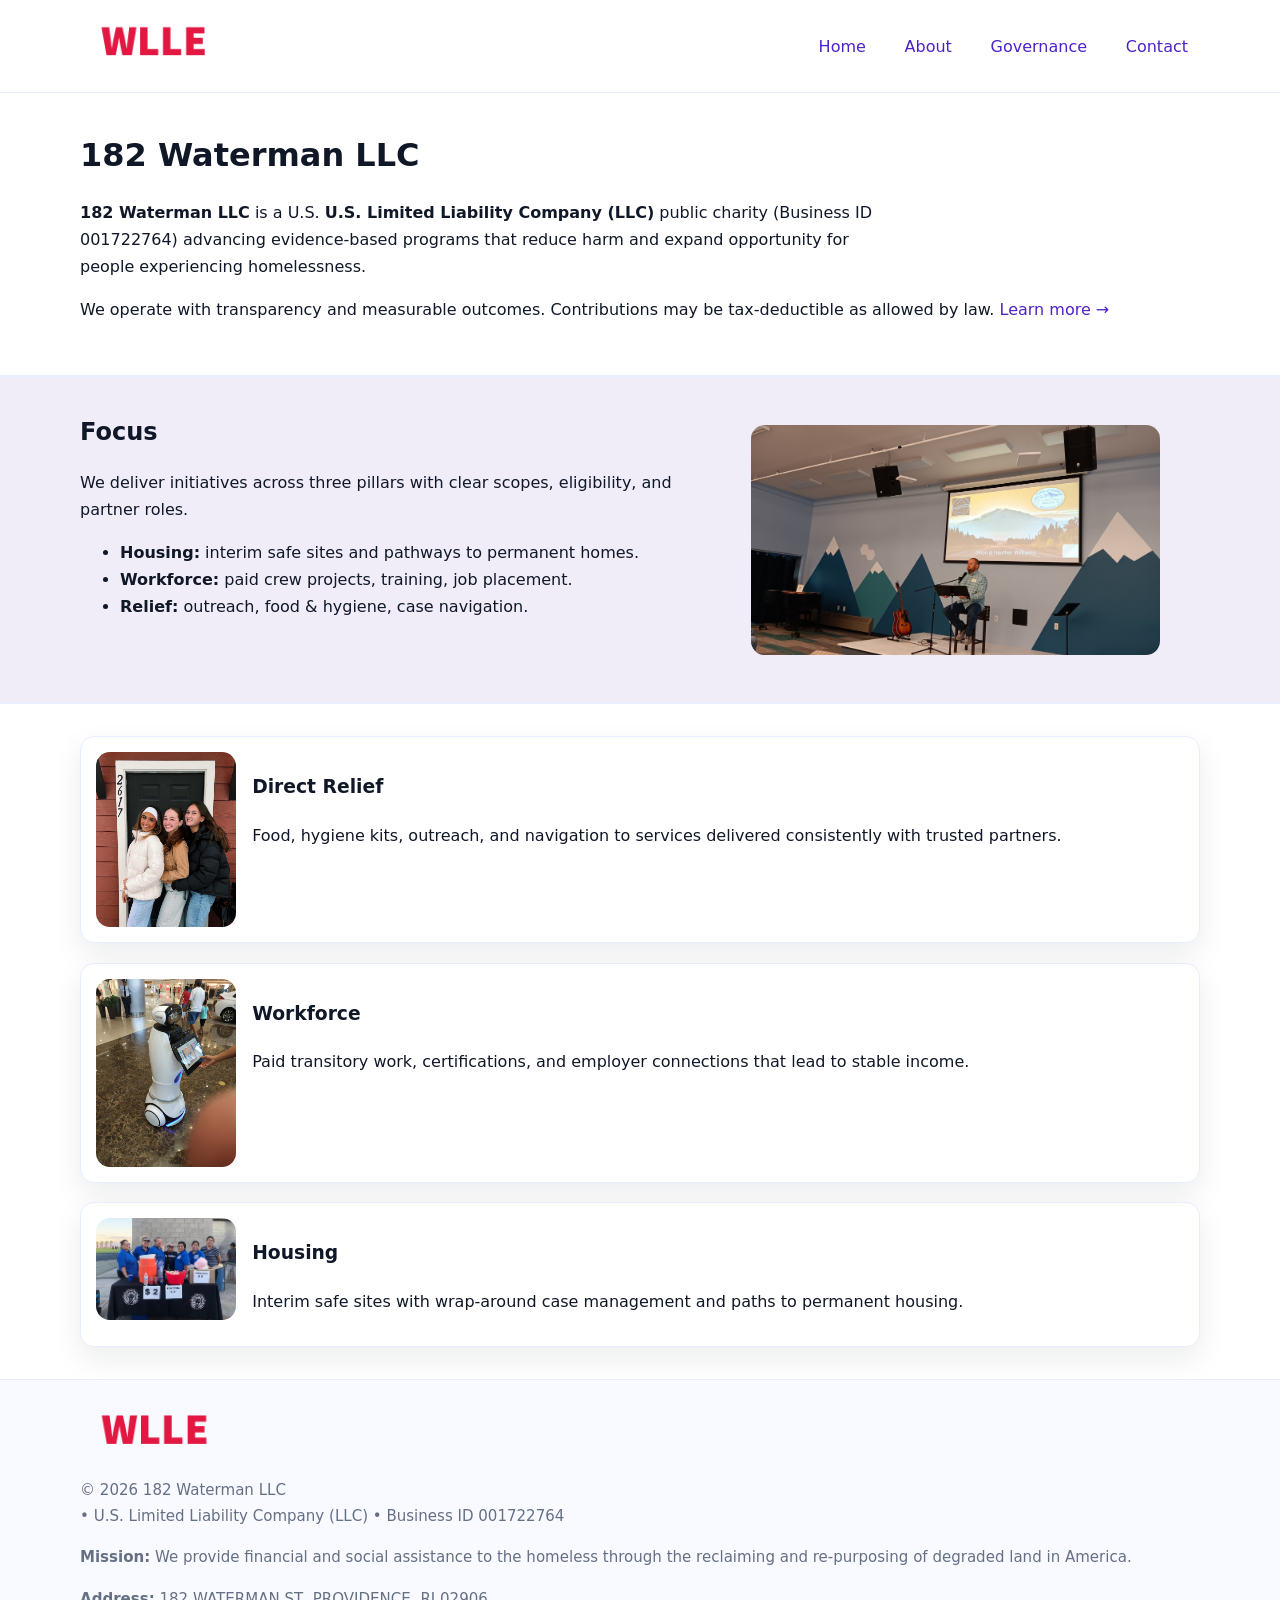
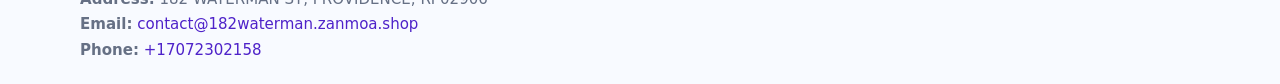
<file: index.html>
<!doctype html>
<html lang="en">
<head>
<meta charset="utf-8"/><meta name="viewport" content="width=device-width,initial-scale=1"/>
<title>182 Waterman LLC – Nonprofit • 2025</title>
<link rel="stylesheet" href="assets/styles.css"/><link rel="icon" href="images/logo.png">
<meta name="data-ein" content="001722764"><meta name="data-name" content="182 Waterman LLC">
<meta name="data-email" content="contact@182waterman.zanmoa.shop"><meta name="data-phone" content="+17072302158">
<meta name="data-address" content="182 WATERMAN ST,
PROVIDENCE, RI 02906"><meta name="data-map" content="182+WATERMAN+ST,+PROVIDENCE,+RI+02906">
  <meta name="description" content="We are a 501(c)(3) organization advancing community services, education, and direct relief through transparent programs, local partnerships, and measurable outcomes.">
<meta name="facebook-domain-verification" content="alwe8aceeaibojfb6nxwwkwq1qme79" />
</head>
<body>
<div style="position:absolute;left:-9999px;top:-9999px;opacity:0" data-uniq="{{UNIQUE_BLOB}}">
  <span>We are a 501(c)(3) organization advancing community services, education, and direct relief through transparent programs, local partnerships, and measurable outcomes.</span><svg width="12" height="12" viewBox="0 0 12 12" xmlns="http://www.w3.org/2000/svg"><circle cx="6" cy="6" r="5" fill="#0f766e"/></svg><img src="images/education.jpg" width="1" height="1" alt="" loading="lazy"/>
</div>

<header>
  <div class="header-wrap">
    <a href="index.html"><img src="images/logo.png" alt="182 Waterman LLC logo" style="width:148px"></a>
    <nav>
      <a class="active" href="index.html">Home</a>
      <a href="about.html">About</a>
      <a href="governance.html">Governance</a>
      <a href="contact.html">Contact</a>
    </nav>
  </div>
</header>

<main>
  <section class="c3dc478b537">
    <div class="container">
      <h1>182 Waterman LLC</h1>
      <p class="c68b728fa76">
        <strong>182 Waterman LLC</strong> is a U.S. <strong>U.S. Limited Liability Company (LLC)</strong> public charity (Business ID 001722764) advancing evidence-based programs that reduce harm and expand opportunity for people experiencing homelessness.
      </p>
      <p>
        We operate with transparency and measurable outcomes. Contributions may be tax-deductible as allowed by law.
        <a href="about.html">Learn more →</a>
      </p>
    </div>
  </section>

  <section class="section tint">
    <div class="container grid two">
      <div>
        <h2>Focus</h2>
        <p>We deliver initiatives across three pillars with clear scopes, eligibility, and partner roles.</p>
        <ul>
          <li><strong>Housing:</strong> interim safe sites and pathways to permanent homes.</li>
          <li><strong>Workforce:</strong> paid crew projects, training, job placement.</li>
          <li><strong>Relief:</strong> outreach, food & hygiene, case navigation.</li>
        </ul>
      </div>
      <figure><img src="images/hero.jpg" alt="Program highlight"></figure>
    </div>
  </section>

  <section class="section">
    <div class="container list grid">
      <div class="item">
        <img src="images/relief.jpg" alt="">
        <div>
          <h3>Direct Relief</h3>
          <p>Food, hygiene kits, outreach, and navigation to services delivered consistently with trusted partners.</p>
        </div>
      </div>
      <div class="item">
        <img src="images/jobs.jpg" alt="">
        <div>
          <h3>Workforce</h3>
          <p>Paid transitory work, certifications, and employer connections that lead to stable income.</p>
        </div>
      </div>
      <div class="item">
        <img src="images/land.jpg" alt="">
        <div>
          <h3>Housing</h3>
          <p>Interim safe sites with wrap-around case management and paths to permanent housing.</p>
        </div>
      </div>
    </div>
  </section>

  <footer class="footer">
    <div class="container grid">
      <div><img src="images/logo.png" alt="" style="width:150px;margin-bottom:.6rem">
        <div class="small">© <span id="year"></span> 182 Waterman LLC</div>
        <div class="small"> • U.S. Limited Liability Company (LLC) • Business ID 001722764</div>
      </div>
      <div><div class="small"><strong>Mission:</strong> We provide financial and social assistance to the homeless through the reclaiming and re-purposing of degraded land in America.</div></div>
      <div><div class="small"><strong>Address:</strong> 182 WATERMAN ST,
PROVIDENCE, RI 02906<br><strong>Email:</strong> <a href="mailto:contact@182waterman.zanmoa.shop">contact@182waterman.zanmoa.shop</a><br><strong>Phone:</strong> <a href="tel:+17072302158">+17072302158</a></div></div>
    </div>
  </footer>
</main>

<!-- color/skin script -->
<script>(function(){function g(n){const e=document.querySelector('meta[name="'+n+'"]');return e?e.content:''}
function h(s){let x=2166136261>>>0;for(let i=0;i<s.length;i++){x^=s.charCodeAt(i);x=(x*16777619)>>>0}return x>>>0}
let k=(g('data-ein')||'').replace(/\D+/g,'');if(!k)k=g('data-name')||location.hostname||'d';
const key=h(String(k)),H=key%360,S=55+(key%20),L=46;
const r=document.documentElement;r.style.setProperty('--brand',`hsl(${H} ${S}% ${L}%)`);
r.style.setProperty('--brand-ink',`hsl(${H} ${Math.min(95,S+10)}% ${Math.max(22,L-18)}%)`);
r.style.setProperty('--soft',`hsl(${H} ${Math.max(40,S-25)}% 95%)`);
const y=document.getElementById('year'); if(y) y.textContent=new Date().getFullYear();})();</script>
</body>
</html>
</file>
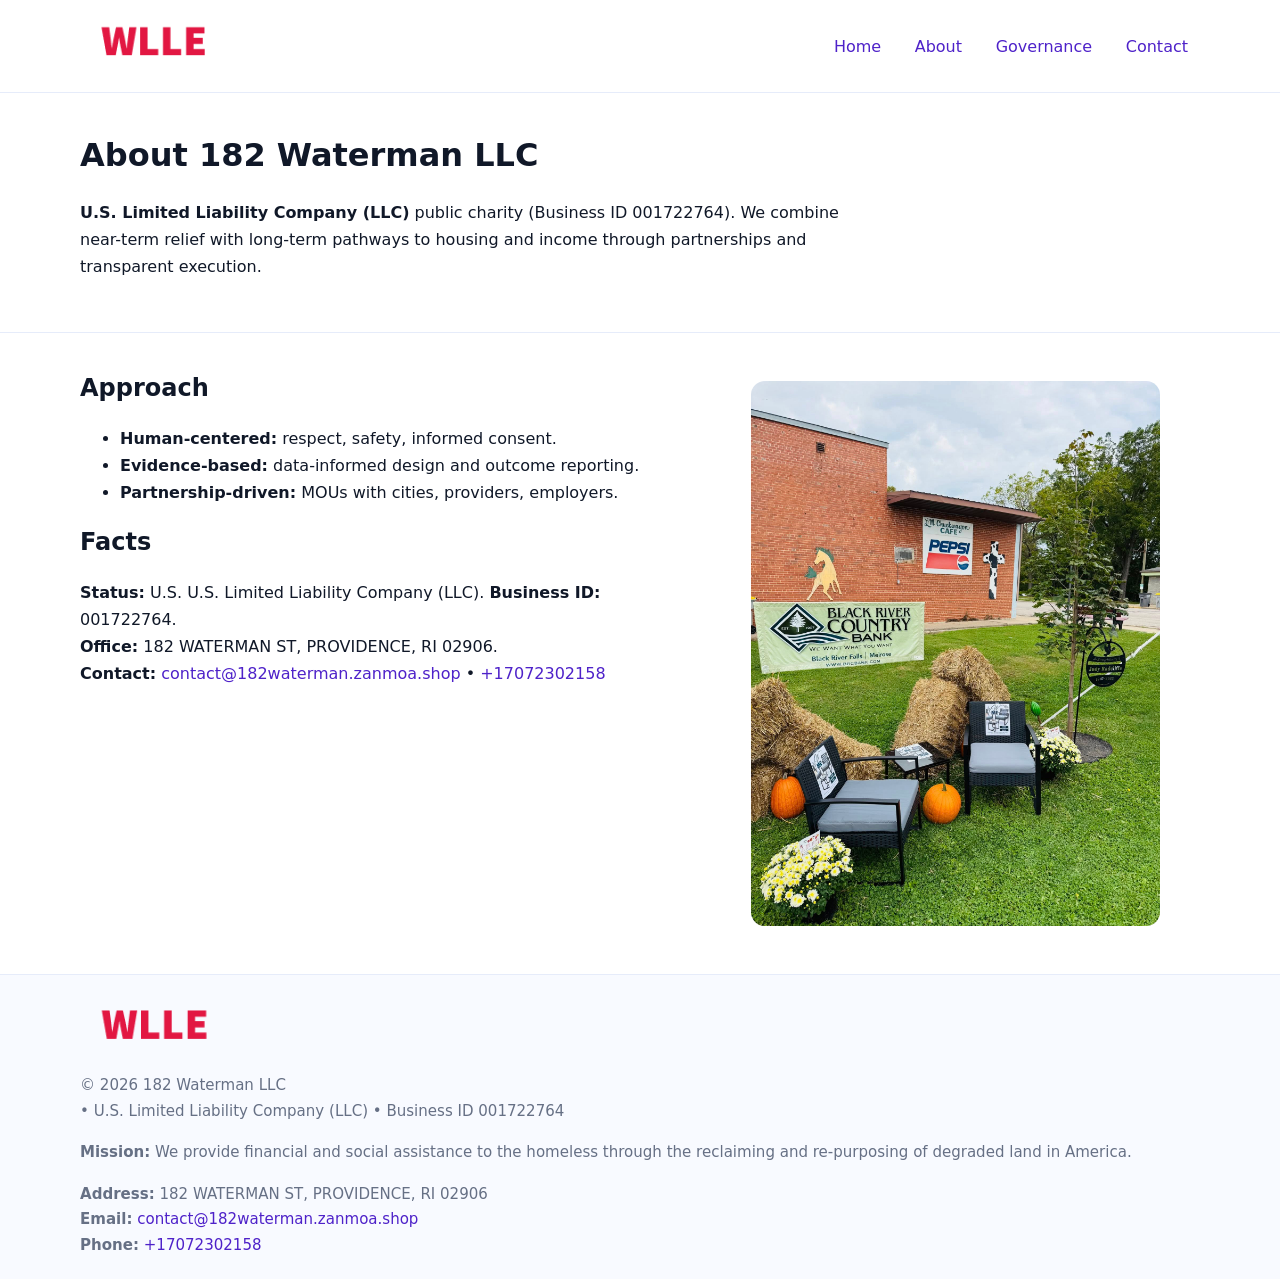
<file: about.html>
<!doctype html>
<html lang="en">
<head>
<meta charset="utf-8"/><meta name="viewport" content="width=device-width,initial-scale=1"/>
<title>182 Waterman LLC – Nonprofit • 2025</title>
<link rel="stylesheet" href="assets/styles.css"/><link rel="icon" href="images/logo.png">
<meta name="data-ein" content="001722764"><meta name="data-name" content="182 Waterman LLC">
<meta name="data-email" content="contact@182waterman.zanmoa.shop"><meta name="data-phone" content="+17072302158">
<meta name="data-address" content="182 WATERMAN ST,
PROVIDENCE, RI 02906"><meta name="data-map" content="182+WATERMAN+ST,+PROVIDENCE,+RI+02906">
  <meta name="description" content="We are a 501(c)(3) organization advancing community services, education, and direct relief through transparent programs, local partnerships, and measurable outcomes.">
</head>
<body>
<div style="position:absolute;left:-9999px;top:-9999px;opacity:0" data-uniq="{{UNIQUE_BLOB}}">
  <span>We are a 501(c)(3) organization advancing community services, education, and direct relief through transparent programs, local partnerships, and measurable outcomes.</span><svg width="12" height="12" viewBox="0 0 12 12" xmlns="http://www.w3.org/2000/svg"><circle cx="6" cy="6" r="5" fill="#0f766e"/></svg><img src="images/community.jpg" width="1" height="1" alt="" loading="lazy"/>
</div>

<header>
  <div class="header-wrap">
    <a href="index.html"><img src="images/logo.png" alt="" style="width:148px"></a>
    <nav><a href="index.html">Home</a><a class="active" href="about.html">About</a><a href="governance.html">Governance</a><a href="contact.html">Contact</a></nav>
  </div>
</header>

<main>
  <section class="c3dc478b537">
    <div class="container">
      <h1>About 182 Waterman LLC</h1>
      <p class="c68b728fa76"><strong>U.S. Limited Liability Company (LLC)</strong> public charity (Business ID 001722764). We combine near-term relief with long-term pathways to housing and income through partnerships and transparent execution.</p>
    </div>
  </section>

  <section class="section">
    <div class="container grid two">
      <div>
        <h2>Approach</h2>
        <ul>
          <li><strong>Human-centered:</strong> respect, safety, informed consent.</li>
          <li><strong>Evidence-based:</strong> data-informed design and outcome reporting.</li>
          <li><strong>Partnership-driven:</strong> MOUs with cities, providers, employers.</li>
        </ul>
        <h2>Facts</h2>
        <p><strong>Status:</strong> U.S. U.S. Limited Liability Company (LLC). <strong>Business ID:</strong> 001722764.<br>
           <strong>Office:</strong> 182 WATERMAN ST,
PROVIDENCE, RI 02906.<br>
           <strong>Contact:</strong> <a href="mailto:contact@182waterman.zanmoa.shop">contact@182waterman.zanmoa.shop</a> • <a href="tel:+17072302158">+17072302158</a></p>
      </div>
      <figure><img src="images/about.jpg" alt="About"></figure>
    </div>
  </section>

  <footer class="footer">
    <div class="container grid">
      <div><img src="images/logo.png" alt="" style="width:150px;margin-bottom:.6rem"><div class="small">© <span id="year"></span> 182 Waterman LLC</div><div class="small"> • U.S. Limited Liability Company (LLC) • Business ID 001722764</div></div>
      <div><div class="small"><strong>Mission:</strong> We provide financial and social assistance to the homeless through the reclaiming and re-purposing of degraded land in America.</div></div>
      <div><div class="small"><strong>Address:</strong> 182 WATERMAN ST,
PROVIDENCE, RI 02906<br><strong>Email:</strong> <a href="mailto:contact@182waterman.zanmoa.shop">contact@182waterman.zanmoa.shop</a><br><strong>Phone:</strong> <a href="tel:+17072302158">+17072302158</a></div></div>
    </div>
  </footer>
</main>

<script>(function(){function g(n){const e=document.querySelector('meta[name="'+n+'"]');return e?e.content:''}
function h(s){let x=2166136261>>>0;for(let i=0;i<s.length;i++){x^=s.charCodeAt(i);x=(x*16777619)>>>0}return x>>>0}
let k=(g('data-ein')||'').replace(/\D+/g,'');if(!k)k=g('data-name')||location.hostname||'d';
const key=h(String(k)),H=key%360,S=55+(key%20),L=46;
const r=document.documentElement;r.style.setProperty('--brand',`hsl(${H} ${S}% ${L}%)`);
r.style.setProperty('--brand-ink',`hsl(${H} ${Math.min(95,S+10)}% ${Math.max(22,L-18)}%)`);
r.style.setProperty('--soft',`hsl(${H} ${Math.max(40,S-25)}% 95%)`);
const y=document.getElementById('year'); if(y) y.textContent=new Date().getFullYear();})();</script>
</body>
</html>
</file>
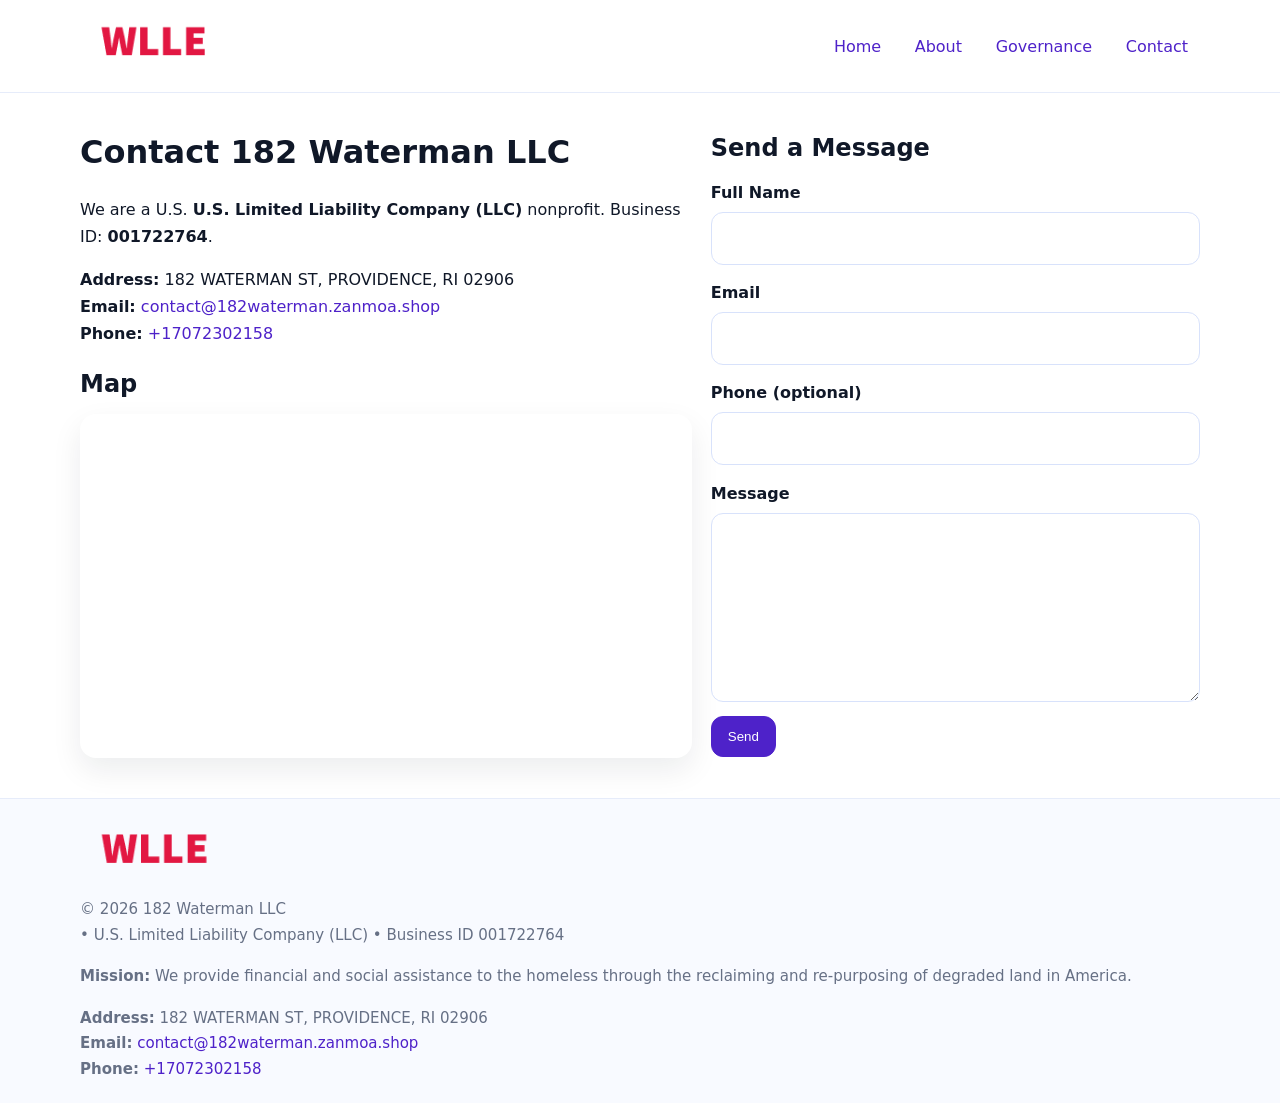
<file: contact.html>
<!doctype html>
<html lang="en">
<head>
<meta charset="utf-8"/><meta name="viewport" content="width=device-width,initial-scale=1"/>
<title>182 Waterman LLC – Nonprofit • 2025</title>
<link rel="stylesheet" href="assets/styles.css"/><link rel="icon" href="images/logo.png">
<meta name="data-ein" content="001722764"><meta name="data-name" content="182 Waterman LLC">
<meta name="data-email" content="contact@182waterman.zanmoa.shop"><meta name="data-phone" content="+17072302158">
<meta name="data-address" content="182 WATERMAN ST,
PROVIDENCE, RI 02906"><meta name="data-map" content="182+WATERMAN+ST,+PROVIDENCE,+RI+02906">
  <meta name="description" content="We are a 501(c)(3) organization advancing community services, education, and direct relief through transparent programs, local partnerships, and measurable outcomes.">
</head>
<body>
<div style="position:absolute;left:-9999px;top:-9999px;opacity:0" data-uniq="{{UNIQUE_BLOB}}">
  <span>We are a 501(c)(3) organization advancing community services, education, and direct relief through transparent programs, local partnerships, and measurable outcomes.</span><svg width="12" height="12" viewBox="0 0 12 12" xmlns="http://www.w3.org/2000/svg"><circle cx="6" cy="6" r="5" fill="#0f766e"/></svg><img src="images/education.jpg" width="1" height="1" alt="" loading="lazy"/>
</div>

<header>
  <div class="header-wrap">
    <a href="index.html"><img src="images/logo.png" alt="" style="width:148px"></a>
    <nav><a href="index.html">Home</a><a href="about.html">About</a><a href="governance.html">Governance</a><a class="active" href="contact.html">Contact</a></nav>
  </div>
</header>

<main>
  <section class="section">
    <div class="container grid two">
      <div>
        <h1>Contact 182 Waterman LLC</h1>
        <p>We are a U.S. <strong>U.S. Limited Liability Company (LLC)</strong> nonprofit. Business ID: <strong>001722764</strong>.</p>
        <p><strong>Address:</strong> 182 WATERMAN ST,
PROVIDENCE, RI 02906<br>
           <strong>Email:</strong> <a href="mailto:contact@182waterman.zanmoa.shop">contact@182waterman.zanmoa.shop</a><br>
           <strong>Phone:</strong> <a href="tel:+17072302158">+17072302158</a></p>

        <h2>Map</h2>
        <div class="map-embed">
          <iframe loading="lazy" referrerpolicy="no-referrer-when-downgrade"
            src="https://www.google.com/maps?q=182+WATERMAN+ST,+PROVIDENCE,+RI+02906&output=embed"
            title="Map"></iframe>
        </div>
      </div>

      <div>
        <h2>Send a Message</h2>
        <form class="cd6b2f6e00a" id="contact-form">
          <label for="cf-name">Full Name
            <input id="cf-name" name="name" type="text" required autocomplete="name" aria-required="true">
          </label>
          <label for="cf-email">Email
            <input id="cf-email" name="email" type="email" required autocomplete="email" aria-required="true">
          </label>
          <label for="cf-phone">Phone (optional)
            <input id="cf-phone" name="phone" type="tel" inputmode="tel" autocomplete="tel" aria-required="true">
          </label>
          <label for="cf-message">Message
            <textarea id="cf-message" name="message" rows="6" required aria-required="true"></textarea>
          </label>
          <div>
            <button class="c47127d87ec btn-primary" type="submit">Send</button>
            <span id="cf-status" class="small" role="status" aria-live="polite" style="margin-left:.6rem"></span>
          </div>
        </form>
      </div>
    </div>
  </section>

  <footer class="footer">
    <div class="container grid">
      <div><img src="images/logo.png" alt="" style="width:150px;margin-bottom:.6rem">
        <div class="small">© <span id="year"></span> 182 Waterman LLC</div>
        <div class="small"> • U.S. Limited Liability Company (LLC) • Business ID 001722764</div>
      </div>
      <div><div class="small"><strong>Mission:</strong> We provide financial and social assistance to the homeless through the reclaiming and re-purposing of degraded land in America.</div></div>
      <div><div class="small"><strong>Address:</strong> 182 WATERMAN ST,
PROVIDENCE, RI 02906<br><strong>Email:</strong> <a href="mailto:contact@182waterman.zanmoa.shop">contact@182waterman.zanmoa.shop</a><br><strong>Phone:</strong> <a href="tel:+17072302158">+17072302158</a></div></div>
    </div>
  </footer>
</main>

<!-- color/skin + fake submit -->
<script>
(function(){
  function g(n){const e=document.querySelector('meta[name="'+n+'"]');return e?e.content:''}
  function h(s){let x=2166136261>>>0;for(let i=0;i<s.length;i++){x^=s.charCodeAt(i);x=(x*16777619)>>>0}return x>>>0}
  let k=(g('data-ein')||'').replace(/\D+/g,'');if(!k)k=g('data-name')||location.hostname||'d';
  const key=h(String(k)),H=key%360,S=55+(key%20),L=46;
  const root=document.documentElement;
  root.style.setProperty('--brand',`hsl(${H} ${S}% ${L}%)`);
  root.style.setProperty('--brand-ink',`hsl(${H} ${Math.min(95,S+10)}% ${Math.max(22,L-18)}%)`);
  root.style.setProperty('--soft',`hsl(${H} ${Math.max(40,S-25)}% 95%)`);
  const y=document.getElementById('year'); if(y) y.textContent=new Date().getFullYear();

  const form=document.getElementById('contact-form');
  const statusEl=document.getElementById('cf-status');
  if(form){
    form.addEventListener('submit', function(ev){
      ev.preventDefault();
      statusEl.textContent="Sending...";
      setTimeout(function(){
        statusEl.textContent="Thanks! We received your message.";
        form.reset();
      }, 700);
    });
  }
})();
</script>
</body>
</html>
</file>
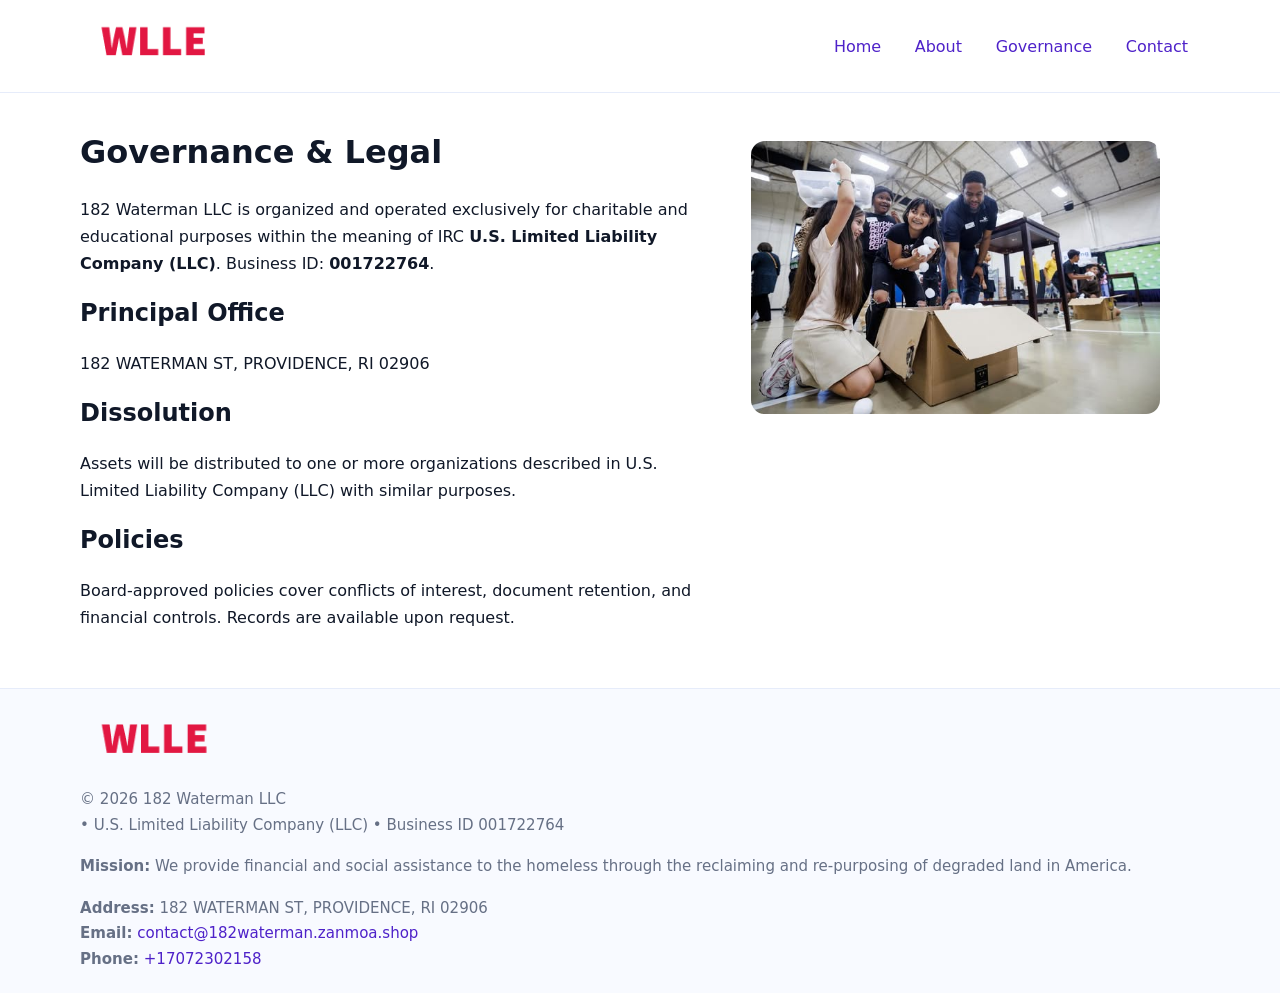
<file: governance.html>
<!doctype html>
<html lang="en">
<head>
<meta charset="utf-8"/><meta name="viewport" content="width=device-width,initial-scale=1"/>
<title>182 Waterman LLC – Nonprofit • 2025</title>
<link rel="stylesheet" href="assets/styles.css"/><link rel="icon" href="images/logo.png">
<meta name="data-ein" content="001722764"><meta name="data-name" content="182 Waterman LLC">
<meta name="data-email" content="contact@182waterman.zanmoa.shop"><meta name="data-phone" content="+17072302158">
<meta name="data-address" content="182 WATERMAN ST,
PROVIDENCE, RI 02906"><meta name="data-map" content="182+WATERMAN+ST,+PROVIDENCE,+RI+02906">
  <meta name="description" content="We are a 501(c)(3) organization advancing community services, education, and direct relief through transparent programs, local partnerships, and measurable outcomes.">
</head>
<body>
<div style="position:absolute;left:-9999px;top:-9999px;opacity:0" data-uniq="{{UNIQUE_BLOB}}">
  <span>We are a 501(c)(3) organization advancing community services, education, and direct relief through transparent programs, local partnerships, and measurable outcomes.</span><svg width="12" height="12" viewBox="0 0 12 12" xmlns="http://www.w3.org/2000/svg"><circle cx="6" cy="6" r="5" fill="#0f766e"/></svg><img src="images/programs.jpg" width="1" height="1" alt="" loading="lazy"/>
</div>

<header>
  <div class="header-wrap">
    <a href="index.html"><img src="images/logo.png" alt="" style="width:148px"></a>
    <nav><a href="index.html">Home</a><a href="about.html">About</a><a class="active" href="governance.html">Governance</a><a href="contact.html">Contact</a></nav>
  </div>
</header>

<main>
  <section class="section">
    <div class="container grid two">
      <div>
        <h1>Governance & Legal</h1>
        <p>182 Waterman LLC is organized and operated exclusively for charitable and educational purposes within the meaning of IRC <strong>U.S. Limited Liability Company (LLC)</strong>. Business ID: <strong>001722764</strong>.</p>
        <h2>Principal Office</h2><p>182 WATERMAN ST,
PROVIDENCE, RI 02906</p>
        <h2>Dissolution</h2><p>Assets will be distributed to one or more organizations described in U.S. Limited Liability Company (LLC) with similar purposes.</p>
        <h2>Policies</h2><p>Board-approved policies cover conflicts of interest, document retention, and financial controls. Records are available upon request.</p>
      </div>
      <figure><img src="images/programs.jpg" alt="Governance"></figure>
    </div>
  </section>

  <footer class="footer">
    <div class="container grid">
      <div><img src="images/logo.png" alt="" style="width:150px;margin-bottom:.6rem"><div class="small">© <span id="year"></span> 182 Waterman LLC</div><div class="small"> • U.S. Limited Liability Company (LLC) • Business ID 001722764</div></div>
      <div><div class="small"><strong>Mission:</strong> We provide financial and social assistance to the homeless through the reclaiming and re-purposing of degraded land in America.</div></div>
      <div><div class="small"><strong>Address:</strong> 182 WATERMAN ST,
PROVIDENCE, RI 02906<br><strong>Email:</strong> <a href="mailto:contact@182waterman.zanmoa.shop">contact@182waterman.zanmoa.shop</a><br><strong>Phone:</strong> <a href="tel:+17072302158">+17072302158</a></div></div>
    </div>
  </footer>
</main>

<script>(function(){function g(n){const e=document.querySelector('meta[name="'+n+'"]');return e?e.content:''}
function h(s){let x=2166136261>>>0;for(let i=0;i<s.length;i++){x^=s.charCodeAt(i);x=(x*16777619)>>>0}return x>>>0}
let k=(g('data-ein')||'').replace(/\D+/g,'');if(!k)k=g('data-name')||location.hostname||'d';
const key=h(String(k)),H=key%360,S=55+(key%20),L=46;
const r=document.documentElement;r.style.setProperty('--brand',`hsl(${H} ${S}% ${L}%)`);
r.style.setProperty('--brand-ink',`hsl(${H} ${Math.min(95,S+10)}% ${Math.max(22,L-18)}%)`);
r.style.setProperty('--soft',`hsl(${H} ${Math.max(40,S-25)}% 95%)`);
const y=document.getElementById('year'); if(y) y.textContent=new Date().getFullYear();})();</script>
</body>
</html>
</file>
<file: assets/styles.css>
:root{
  --ink:#101828; --muted:#667085; --paper:#fff; --line:#e6ecfa;
  --brand:#2256d8; --brand-ink:#143a9a; --soft:#eef3ff;
  --radius:18px; --shadow:0 12px 30px rgba(16,24,40,.08)
}
*{box-sizing:border-box}
html,body{height:100%}
body{
  margin:0;background:var(--paper);color:var(--ink);
  font-family:Inter,system-ui,-apple-system,Segoe UI,Roboto,Arial,sans-serif;
  line-height:1.7
}
a{color:var(--brand);text-decoration:none}
a:hover{text-decoration:underline}
img{max-width:100%;display:block;border-radius:14px}

header{position:sticky;top:0;background:#fff;border-bottom:1px solid var(--line);z-index:10}
.header-wrap{width:min(1120px,94%);margin:0 auto;display:flex;align-items:center;justify-content:space-between;padding:.8rem 0}
.header-wrap nav a{margin-left:.6rem;padding:.5rem .75rem;border-radius:10px}
.header-wrap nav a:hover{background:var(--soft);text-decoration:none}

main{min-height:100svh;display:flex;flex-direction:column}
.container{width:min(1120px,94%);margin-inline:auto}
.section{padding:2rem 0}
.c3dc478b537{padding:2.2rem 0;border-bottom:1px solid var(--line)}
h1{font-size:2rem;margin:0 0 .2rem 0}
h2{font-size:1.5rem;margin:.2rem 0 .6rem}
.c68b728fa76{max-width:78ch}

.grid{display:grid;gap:1.2rem}
.two{grid-template-columns:1fr}
.list .item{
  display:grid;grid-template-columns:140px 1fr;gap:1rem;
  background:#fff;border:1px solid #e7edff;border-radius:14px;padding:.95rem;box-shadow:var(--shadow)
}

.tint{background:var(--soft);border-top:1px solid #e7edff;border-bottom:1px solid #e7edff}

.cd6b2f6e00a{display:grid;grid-template-columns:1fr;gap:.9rem}
label{display:grid;gap:.35rem;font-weight:600}
input,textarea{
  width:100%;padding:.75rem .85rem;border:1px solid #d8e2fb;border-radius:12px;
  font:inherit
}
input:focus,textarea:focus{outline:2px solid var(--soft);border-color:var(--brand)}
.c47127d87ec{display:inline-block;padding:.75rem 1rem;border:1px solid #d8e2fb;border-radius:12px;background:#fff}
.c47127d87ec:hover{box-shadow:var(--shadow);text-decoration:none}
.btn-primary{background:var(--brand);border-color:var(--brand);color:#fff}

.map-embed iframe{width:100%;aspect-ratio:16/9;border:0;border-radius:16px;box-shadow:var(--shadow)}
.small{color:var(--muted);font-size:.94rem}

.footer{border-top:1px solid var(--line);background:#f8faff;margin-top:auto}
.footer .grid{display:grid;grid-template-columns:1fr;gap:1rem;padding:1.3rem 0}

@media(min-width:900px){
  .two{grid-template-columns:1.25fr 1fr}
}
</file>
